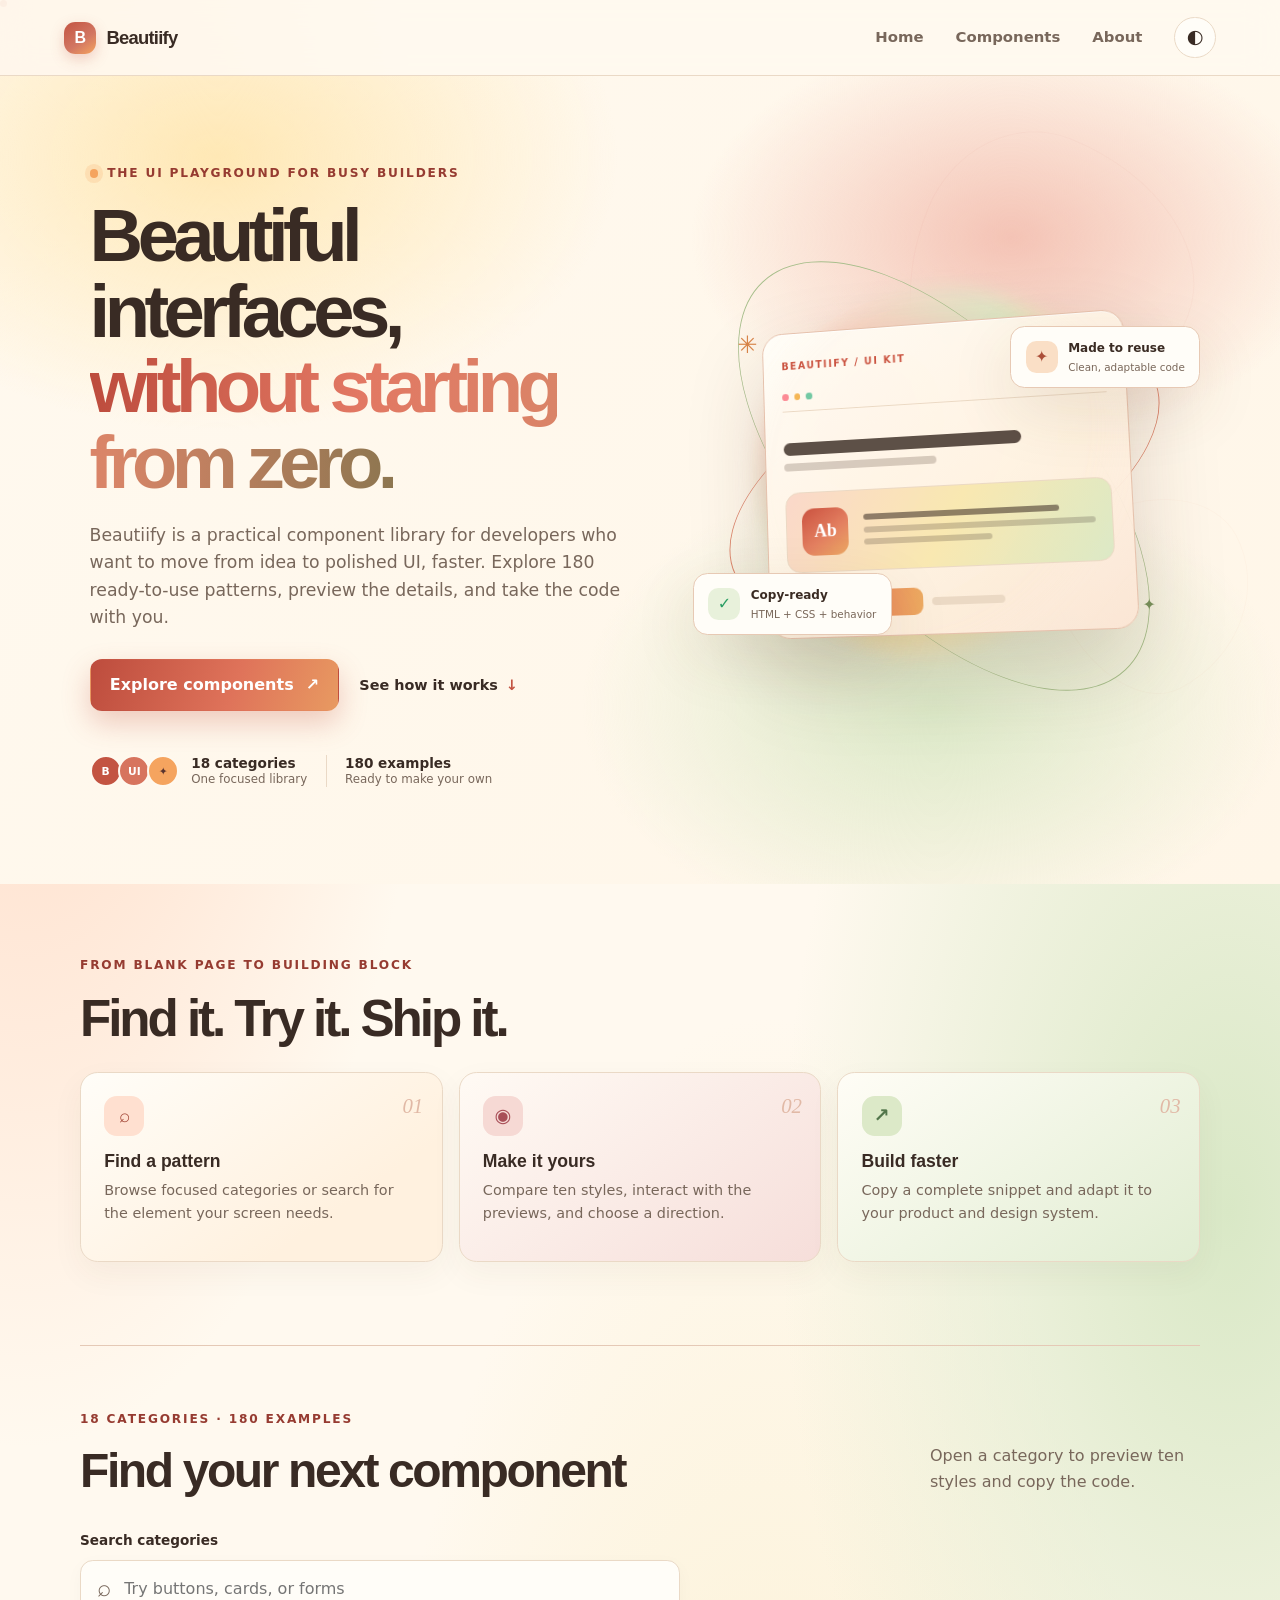
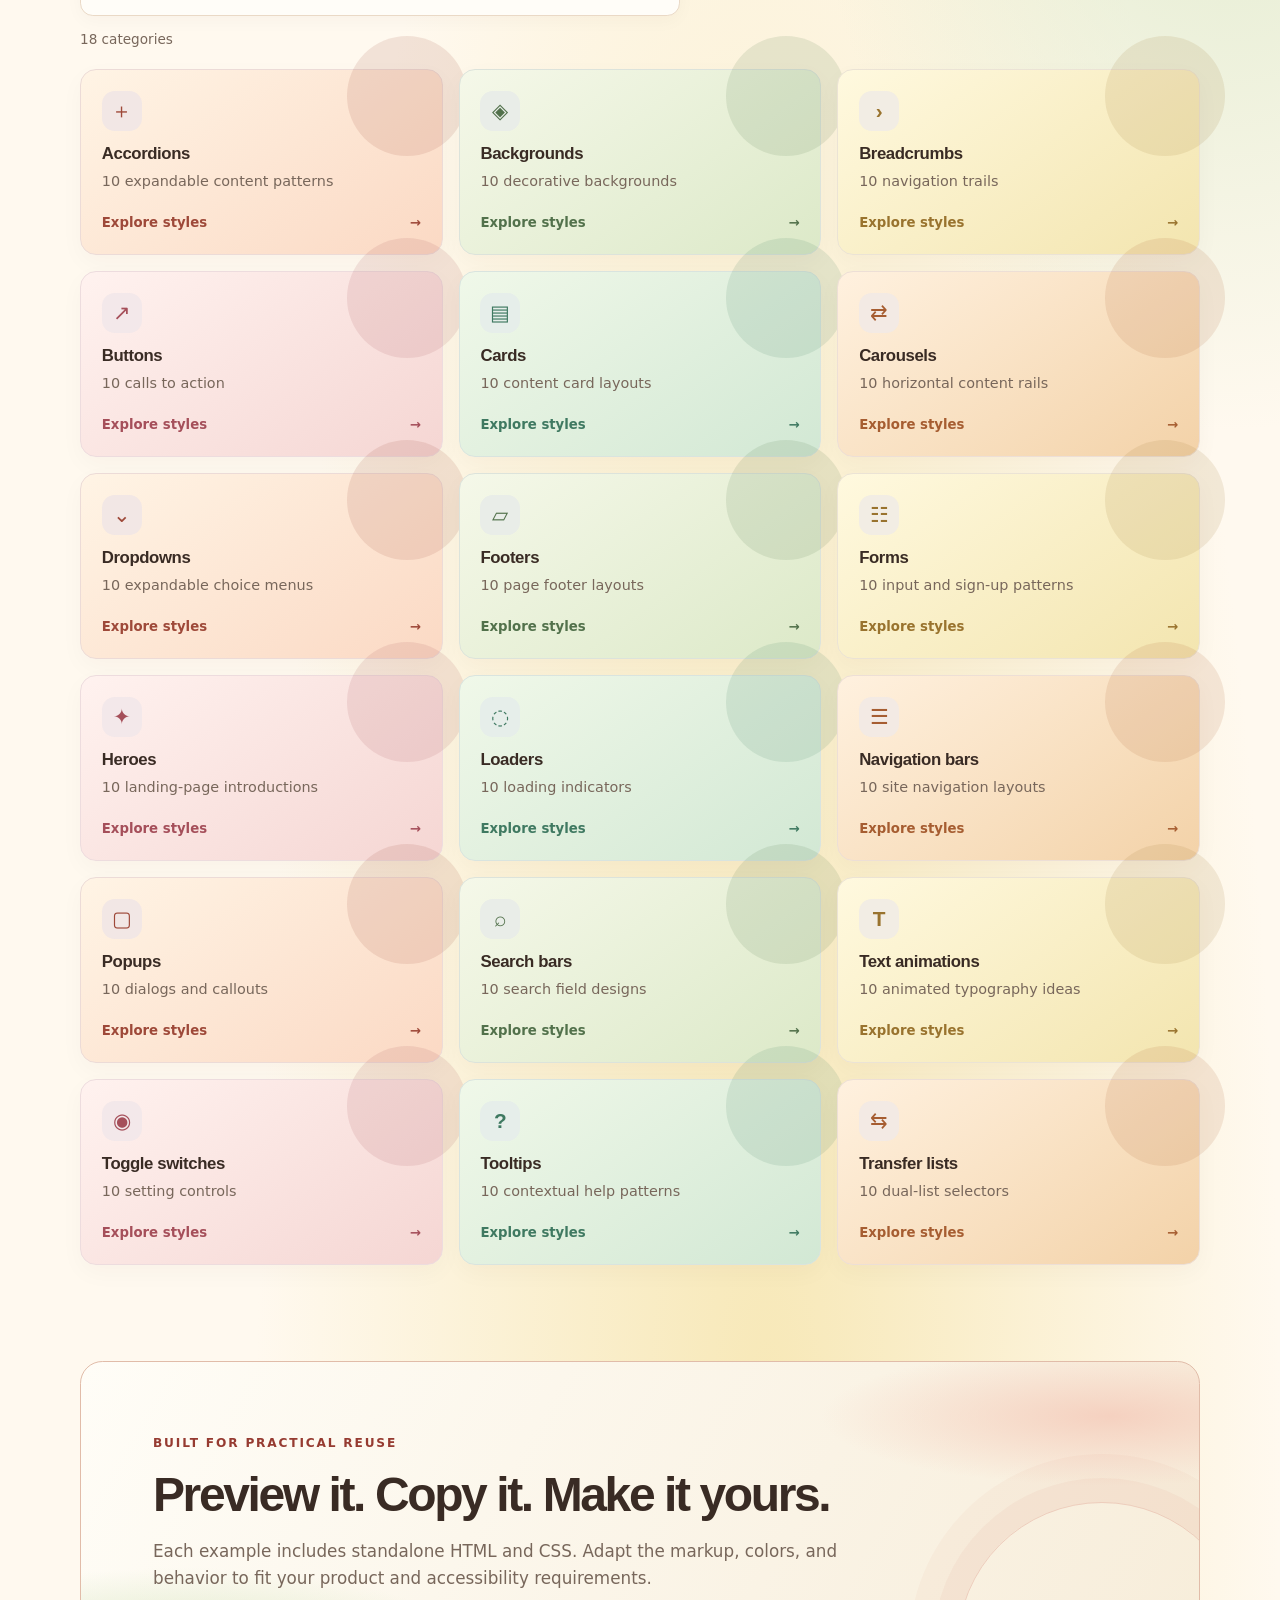
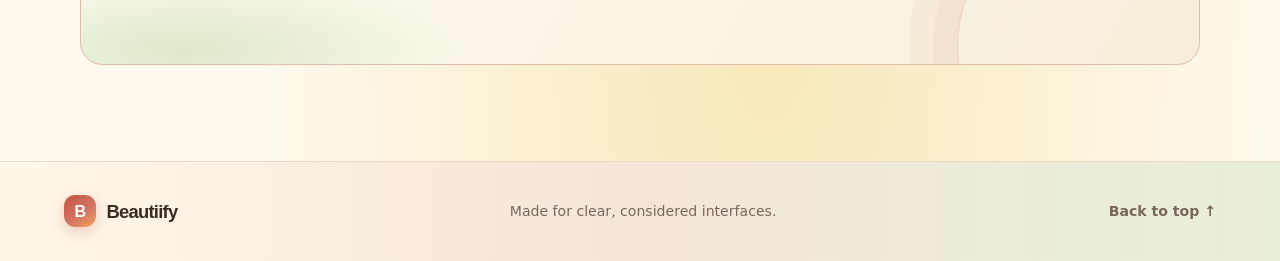
<file: index.html>
<!doctype html>
<html lang="en">
<head>
  <meta charset="utf-8"><meta name="viewport" content="width=device-width, initial-scale=1">
  <meta name="description" content="Explore 180 ready-to-use interface component examples across 18 categories.">
  <title>Beautiify — Ready-to-use UI components</title>
  <link rel="stylesheet" href="style.css"><link rel="stylesheet" href="creative.css"><script src="script.js" defer></script><script src="motion.js" defer></script>
</head>
<body>
  <a class="skip-link" href="#main">Skip to content</a>
  <div class="cursor-sheen" aria-hidden="true"></div><div class="cursor-follower" aria-hidden="true"><span></span></div>
  <div class="page-loader" id="page-loader" aria-hidden="true"><span class="loader-mark">B</span><span class="loader-word">Beautiify</span><span class="loader-track"><i></i></span><span class="loader-caption">Preparing your creative space</span></div>
  <header class="site-header"><a class="brand" href="index.html"><span class="brand-mark" aria-hidden="true">B</span>Beautiify</a>
    <button class="menu-toggle" type="button" aria-expanded="false" aria-controls="primary-nav" aria-label="Open navigation"><span></span><span></span><span></span></button>
    <nav class="primary-nav" id="primary-nav" aria-label="Main navigation"><a href="#home">Home</a><a href="#catalog">Components</a><a href="#about">About</a><button class="theme-toggle" type="button" aria-label="Switch to dark theme" id="theme-toggle">◐</button></nav>
  </header>
  <main id="main"><section class="hero" id="home"><div class="hero-copy-block"><p class="eyebrow"><span class="eyebrow-dot"></span>The UI playground for busy builders</p><h1>Beautiful interfaces,<br><span>without starting from zero.</span></h1><p class="hero-copy">Beautiify is a practical component library for developers who want to move from idea to polished UI, faster. Explore 180 ready-to-use patterns, preview the details, and take the code with you.</p><div class="hero-actions"><a class="button button-primary" href="#catalog">Explore components <span aria-hidden="true">↗</span></a><a class="hero-text-link" href="#how-it-works">See how it works <span aria-hidden="true">↓</span></a></div><div class="hero-proof"><div class="proof-avatars" aria-hidden="true"><span>B</span><span>UI</span><span>✦</span></div><p><strong>18 categories</strong><span>One focused library</span></p><i></i><p><strong>180 examples</strong><span>Ready to make your own</span></p></div></div><div class="hero-art" aria-label="Decorative composition of interface cards"><div class="art-glow"></div><div class="art-orbit art-orbit-one"></div><div class="art-orbit art-orbit-two"></div><div class="art-card art-card-main"><span class="art-kicker">BEAUTIIFY / UI KIT</span><div class="art-window"><span></span><span></span><span></span></div><div class="art-heading-lines"><i></i><i></i></div><div class="art-preview"><b>Ab</b><div><i></i><i></i><i></i></div></div><div class="art-button-line"><span></span><i></i></div></div><div class="art-float art-float-top"><span>✦</span><div><b>Made to reuse</b><small>Clean, adaptable code</small></div></div><div class="art-float art-float-bottom"><span class="float-check">✓</span><div><b>Copy-ready</b><small>HTML + CSS + behavior</small></div></div><span class="art-spark art-spark-one">✳</span><span class="art-spark art-spark-two">✦</span></div><div class="hero-orb hero-orb-one" aria-hidden="true"></div><div class="hero-orb hero-orb-two" aria-hidden="true"></div></section>
    <section class="how-it-works section-wrap" id="how-it-works"><div class="how-heading"><p class="eyebrow">From blank page to building block</p><h2>Find it. Try it. Ship it.</h2></div><div class="how-grid"><article class="how-card"><span class="how-number">01</span><span class="how-icon">⌕</span><h3>Find a pattern</h3><p>Browse focused categories or search for the element your screen needs.</p></article><article class="how-card"><span class="how-number">02</span><span class="how-icon">◉</span><h3>Make it yours</h3><p>Compare ten styles, interact with the previews, and choose a direction.</p></article><article class="how-card"><span class="how-number">03</span><span class="how-icon">↗</span><h3>Build faster</h3><p>Copy a complete snippet and adapt it to your product and design system.</p></article></div></section>
    <section class="catalog section-wrap" id="catalog"><div class="section-heading"><div><p class="eyebrow">18 categories · 180 examples</p><h2>Find your next component</h2></div><p class="section-note">Open a category to preview ten styles and copy the code.</p></div>
      <label class="search-label" for="component-search">Search categories</label><div class="search-wrap"><span aria-hidden="true">⌕</span><input id="component-search" type="search" placeholder="Try buttons, cards, or forms" autocomplete="off"><button id="clear-search" type="button" aria-label="Clear search" hidden>×</button></div><p id="result-count" class="result-count" aria-live="polite"></p>
      <ul class="component-grid" id="component-grid">
        <li data-name="accordions"><a class="component-card" href="components.html?category=accordions"><span class="card-icon">＋</span><h3>Accordions</h3><p>10 expandable content patterns</p><span class="card-link">Explore styles <span aria-hidden="true">→</span></span></a></li>
        <li data-name="backgrounds"><a class="component-card" href="components.html?category=backgrounds"><span class="card-icon">◈</span><h3>Backgrounds</h3><p>10 decorative backgrounds</p><span class="card-link">Explore styles <span aria-hidden="true">→</span></span></a></li>
        <li data-name="breadcrumbs"><a class="component-card" href="components.html?category=breadcrumbs"><span class="card-icon">›</span><h3>Breadcrumbs</h3><p>10 navigation trails</p><span class="card-link">Explore styles <span aria-hidden="true">→</span></span></a></li>
        <li data-name="buttons"><a class="component-card" href="components.html?category=buttons"><span class="card-icon">↗</span><h3>Buttons</h3><p>10 calls to action</p><span class="card-link">Explore styles <span aria-hidden="true">→</span></span></a></li>
        <li data-name="cards"><a class="component-card" href="components.html?category=cards"><span class="card-icon">▤</span><h3>Cards</h3><p>10 content card layouts</p><span class="card-link">Explore styles <span aria-hidden="true">→</span></span></a></li>
        <li data-name="carousels"><a class="component-card" href="components.html?category=carousels"><span class="card-icon">⇄</span><h3>Carousels</h3><p>10 horizontal content rails</p><span class="card-link">Explore styles <span aria-hidden="true">→</span></span></a></li>
        <li data-name="dropdowns"><a class="component-card" href="components.html?category=dropdowns"><span class="card-icon">⌄</span><h3>Dropdowns</h3><p>10 expandable choice menus</p><span class="card-link">Explore styles <span aria-hidden="true">→</span></span></a></li>
        <li data-name="footers"><a class="component-card" href="components.html?category=footers"><span class="card-icon">▱</span><h3>Footers</h3><p>10 page footer layouts</p><span class="card-link">Explore styles <span aria-hidden="true">→</span></span></a></li>
        <li data-name="forms"><a class="component-card" href="components.html?category=forms"><span class="card-icon">☷</span><h3>Forms</h3><p>10 input and sign-up patterns</p><span class="card-link">Explore styles <span aria-hidden="true">→</span></span></a></li>
        <li data-name="heroes"><a class="component-card" href="components.html?category=heroes"><span class="card-icon">✦</span><h3>Heroes</h3><p>10 landing-page introductions</p><span class="card-link">Explore styles <span aria-hidden="true">→</span></span></a></li>
        <li data-name="loaders"><a class="component-card" href="components.html?category=loaders"><span class="card-icon">◌</span><h3>Loaders</h3><p>10 loading indicators</p><span class="card-link">Explore styles <span aria-hidden="true">→</span></span></a></li>
        <li data-name="navigation bars"><a class="component-card" href="components.html?category=navigation-bars"><span class="card-icon">☰</span><h3>Navigation bars</h3><p>10 site navigation layouts</p><span class="card-link">Explore styles <span aria-hidden="true">→</span></span></a></li>
        <li data-name="popups"><a class="component-card" href="components.html?category=popups"><span class="card-icon">▢</span><h3>Popups</h3><p>10 dialogs and callouts</p><span class="card-link">Explore styles <span aria-hidden="true">→</span></span></a></li>
        <li data-name="search bars"><a class="component-card" href="components.html?category=search-bars"><span class="card-icon">⌕</span><h3>Search bars</h3><p>10 search field designs</p><span class="card-link">Explore styles <span aria-hidden="true">→</span></span></a></li>
        <li data-name="text animations"><a class="component-card" href="components.html?category=text-animations"><span class="card-icon">T</span><h3>Text animations</h3><p>10 animated typography ideas</p><span class="card-link">Explore styles <span aria-hidden="true">→</span></span></a></li>
        <li data-name="toggle switches"><a class="component-card" href="components.html?category=toggle-switches"><span class="card-icon">◉</span><h3>Toggle switches</h3><p>10 setting controls</p><span class="card-link">Explore styles <span aria-hidden="true">→</span></span></a></li>
        <li data-name="tooltips"><a class="component-card" href="components.html?category=tooltips"><span class="card-icon">?</span><h3>Tooltips</h3><p>10 contextual help patterns</p><span class="card-link">Explore styles <span aria-hidden="true">→</span></span></a></li>
        <li data-name="transfer lists"><a class="component-card" href="components.html?category=transfer-lists"><span class="card-icon">⇆</span><h3>Transfer lists</h3><p>10 dual-list selectors</p><span class="card-link">Explore styles <span aria-hidden="true">→</span></span></a></li>
      </ul><div class="empty-state" id="empty-state" hidden><span aria-hidden="true">⌕</span><h3>No categories found</h3><p>Try a different search term.</p></div>
    </section>
    <section class="about section-wrap" id="about"><p class="eyebrow">Built for practical reuse</p><h2>Preview it. Copy it. Make it yours.</h2><p>Each example includes standalone HTML and CSS. Adapt the markup, colors, and behavior to fit your product and accessibility requirements.</p></section>
  </main><footer class="site-footer"><a class="brand" href="#home"><span class="brand-mark">B</span>Beautiify</a><p>Made for clear, considered interfaces.</p><a class="back-top" href="#home">Back to top ↑</a></footer>
</body></html>
</file>
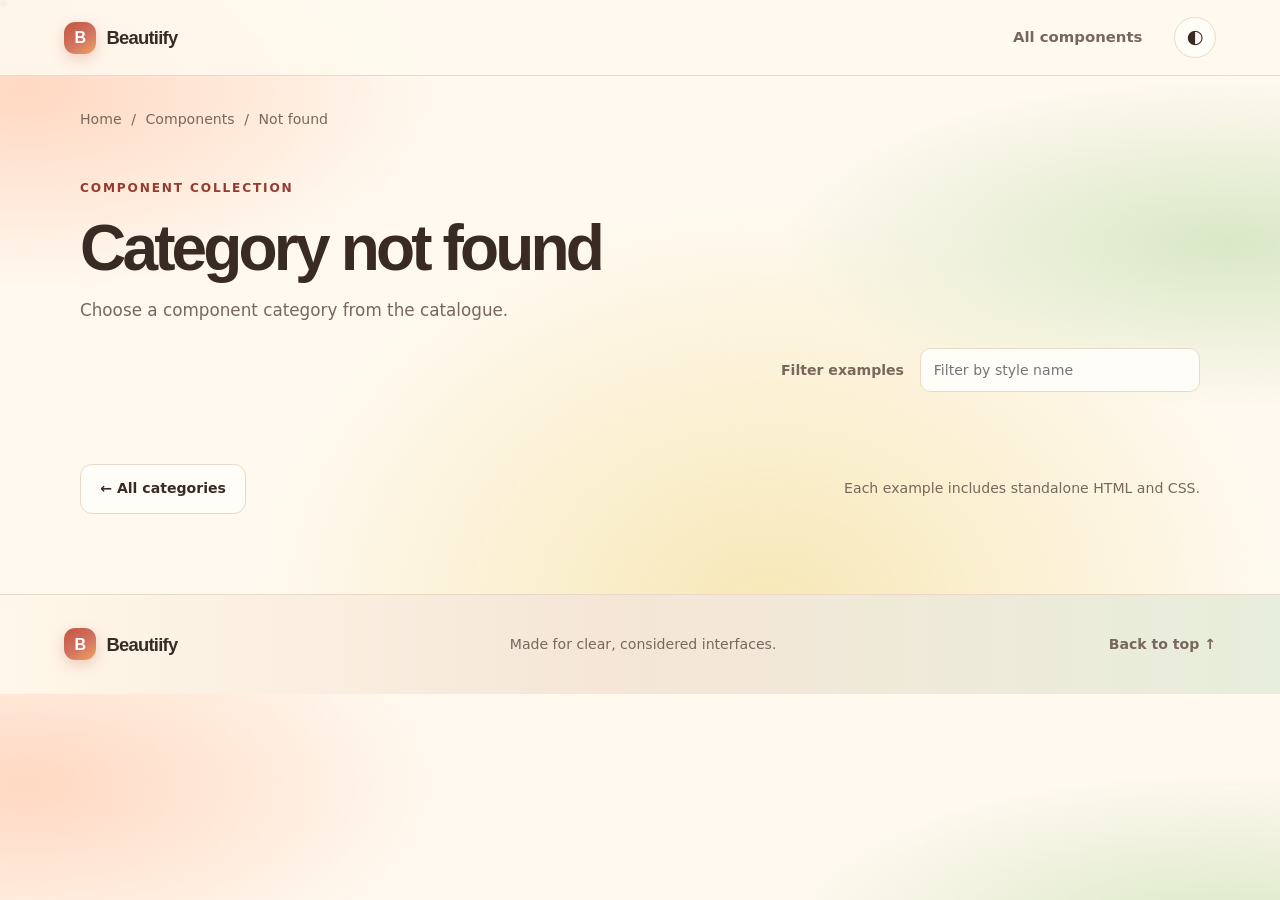
<file: components.html>
<!doctype html>
<html lang="en">
<head>
  <meta charset="utf-8"><meta name="viewport" content="width=device-width, initial-scale=1">
  <meta name="description" content="Browse and copy ready-to-use UI component examples.">
  <title>Component styles — Beautiify</title>
  <link rel="stylesheet" href="style.css"><link rel="stylesheet" href="components.css"><link rel="stylesheet" href="creative.css">
  <script src="components.js" defer></script><script src="motion.js" defer></script>
</head>
<body>
  <a class="skip-link" href="#main">Skip to content</a>
  <div class="cursor-sheen" aria-hidden="true"></div><div class="cursor-follower" aria-hidden="true"><span></span></div>
  <div class="page-loader" id="page-loader" aria-hidden="true"><span class="loader-mark">B</span><span class="loader-word">Beautiify</span><span class="loader-track"><i></i></span><span class="loader-caption">Preparing your creative space</span></div>
  <header class="site-header"><a class="brand" href="index.html"><span class="brand-mark" aria-hidden="true">B</span>Beautiify</a><nav class="primary-nav" aria-label="Main navigation"><a href="index.html#catalog">All components</a><button class="theme-toggle" type="button" aria-label="Switch to dark theme" id="theme-toggle">◐</button></nav></header>
  <main id="main" class="component-page section-wrap">
    <nav class="breadcrumbs" aria-label="Breadcrumb"><a href="index.html">Home</a><span aria-hidden="true">/</span><a href="index.html#catalog">Components</a><span aria-hidden="true">/</span><span id="breadcrumb-current">Loading</span></nav>
    <header class="category-header"><p class="eyebrow">Component collection</p><h1 id="category-title">Loading components…</h1><p id="category-description"></p><div class="category-meta"><span id="example-count"></span><label for="example-search">Filter examples</label><input id="example-search" type="search" placeholder="Filter by style name" autocomplete="off"></div></header>
    <div class="example-grid" id="example-grid"></div>
    <div class="empty-state" id="empty-state" hidden><h2>No examples match that search</h2><p>Clear the filter or try another term.</p></div>
    <div class="category-bottom"><a class="button button-secondary" href="index.html#catalog">← All categories</a><span>Each example includes standalone HTML and CSS.</span></div>
  </main>
  <footer class="site-footer"><a class="brand" href="index.html"><span class="brand-mark" aria-hidden="true">B</span>Beautiify</a><p>Made for clear, considered interfaces.</p><a class="back-top" href="#main">Back to top ↑</a></footer>
</body>
</html>
</file>
<file: style.css>
:root {
  color-scheme: light;
  --page: #fff8ef;
  --surface: #fff;
  --surface-soft: #f6ead7;
  --text: #3b2b25;
  --muted: #79685d;
  --line: #ead8c8;
  --accent: #c45b46;
  --accent-strong: #9d3f35;
  --accent-soft: #f8ded0;
  --shadow: 0 18px 54px rgb(75 45 30 / 8%);
  font-family: "DM Sans", system-ui, -apple-system, BlinkMacSystemFont, "Segoe UI", sans-serif;
  font-synthesis: none;
  text-rendering: optimizeLegibility;
  scroll-behavior: smooth;
  scroll-padding-top: 6rem;
}

:root[data-theme="dark"] {
  color-scheme: dark;
  --page: #211a16;
  --surface: #2d2520;
  --surface-soft: #3a2b23;
  --text: #fff4e9;
  --muted: #cbb6a5;
  --line: #493a32;
  --accent: #efa084;
  --accent-strong: #ffc1a7;
  --accent-soft: #4c3029;
  --shadow: 0 18px 54px rgb(0 0 0 / 20%);
}

* { box-sizing: border-box; }
body { min-width: 320px; margin: 0; background: var(--page); color: var(--text); font-size: 1rem; line-height: 1.6; transition: background-color .2s, color .2s; }
a { color: inherit; text-decoration: none; }
button, input { font: inherit; }
button:focus-visible, a:focus-visible, input:focus-visible { outline: 3px solid var(--accent); outline-offset: 3px; }
.skip-link { position: fixed; z-index: 20; top: .75rem; left: .75rem; padding: .7rem 1rem; transform: translateY(-160%); border-radius: .5rem; background: var(--surface); color: var(--text); }
.skip-link:focus { transform: none; }
.site-header { position: sticky; z-index: 10; top: 0; display: flex; min-height: 76px; align-items: center; justify-content: space-between; padding: .75rem max(5vw, 1.25rem); border-bottom: 1px solid var(--line); background: color-mix(in srgb, var(--page) 88%, transparent); backdrop-filter: blur(16px); }
.brand { display: inline-flex; align-items: center; gap: .65rem; font-family: Manrope, sans-serif; font-size: 1.15rem; font-weight: 800; letter-spacing: -.04em; }
.brand-mark { display: grid; width: 2rem; height: 2rem; place-items: center; border-radius: .7rem; background: var(--accent); color: white; font-size: 1rem; }
.primary-nav { display: flex; align-items: center; gap: 2rem; color: var(--muted); font-size: .93rem; font-weight: 600; }
.primary-nav a:hover, .back-top:hover { color: var(--accent-strong); }
.theme-toggle, .menu-toggle { display: grid; width: 2.6rem; height: 2.6rem; place-items: center; border: 1px solid var(--line); border-radius: 50%; background: var(--surface); color: var(--text); cursor: pointer; }
.theme-toggle { font-size: 1.2rem; }
.menu-toggle { display: none; }
.hero { position: relative; display: flex; min-height: 535px; flex-direction: column; align-items: flex-start; justify-content: center; overflow: hidden; padding: 6rem max(10vw, 1.5rem) 7rem; isolation: isolate; }
.hero::before { position: absolute; z-index: -2; inset: 0; background: radial-gradient(ellipse at 76% 44%, color-mix(in srgb, var(--accent-soft) 95%, transparent), transparent 45%), linear-gradient(130deg, var(--page) 35%, var(--surface-soft)); content: ""; }
.eyebrow { margin: 0 0 .9rem; color: var(--accent-strong); font-size: .76rem; font-weight: 700; letter-spacing: .15em; text-transform: uppercase; }
h1, h2, h3, p { margin-top: 0; }
h1, h2, h3 { font-family: Manrope, sans-serif; line-height: 1.13; }
.hero h1 { max-width: 780px; margin-bottom: 1.2rem; font-size: clamp(2.8rem, 6vw, 5.3rem); font-weight: 800; letter-spacing: -.065em; }
.hero h1 span { color: var(--accent); }
.hero-copy { max-width: 570px; margin-bottom: 1.8rem; color: var(--muted); font-size: 1.1rem; }
.button { display: inline-flex; min-height: 3.15rem; align-items: center; justify-content: center; gap: .75rem; padding: .75rem 1.2rem; border: 1px solid transparent; border-radius: .75rem; font-weight: 700; transition: transform .18s, background-color .18s; }
.button:hover { transform: translateY(-2px); }
.button-primary { background: var(--accent); color: #fff; box-shadow: 0 9px 24px color-mix(in srgb, var(--accent) 24%, transparent); }
.button-primary:hover { background: var(--accent-strong); }
.hero-orb { position: absolute; z-index: -1; width: clamp(8rem, 22vw, 20rem); aspect-ratio: 1; border: 1px solid color-mix(in srgb, var(--accent) 18%, transparent); border-radius: 38% 62% 63% 37% / 42% 43% 57% 58%; }
.hero-orb-one { top: 16%; right: 13%; transform: rotate(22deg); }
.hero-orb-two { top: 30%; right: 20%; width: clamp(6rem, 15vw, 13rem); transform: rotate(-28deg); }
.section-wrap { width: min(1120px, calc(100% - 3rem)); margin-inline: auto; }
.catalog { padding-block: 5.5rem 6rem; }
.section-heading { display: flex; align-items: end; justify-content: space-between; gap: 2rem; margin-bottom: 2rem; }
.section-heading h2, .about h2 { margin-bottom: 0; font-size: clamp(2rem, 4vw, 3rem); letter-spacing: -.05em; }
.section-note { max-width: 270px; margin: 0 0 .25rem; color: var(--muted); }
.search-label { display: block; margin-bottom: .5rem; font-size: .85rem; font-weight: 700; }
.search-wrap { display: flex; max-width: 600px; height: 3.5rem; align-items: center; gap: .7rem; padding-inline: 1rem; border: 1px solid var(--line); border-radius: .8rem; background: var(--surface); color: var(--muted); box-shadow: 0 5px 18px rgb(75 45 30 / 3%); }
.search-wrap > span { font-size: 1.5rem; }
.search-wrap input { width: 100%; height: 100%; border: 0; outline: 0; background: transparent; color: var(--text); }
.search-wrap input:focus-visible { outline: 0; }
.search-wrap:focus-within { outline: 3px solid var(--accent); outline-offset: 2px; }
.search-wrap button { width: 2rem; height: 2rem; border: 0; border-radius: 50%; background: var(--surface-soft); color: var(--text); cursor: pointer; font-size: 1.2rem; }
[hidden] { display: none !important; }
.result-count { min-height: 1.4rem; margin: .8rem 0 1.1rem; color: var(--muted); font-size: .85rem; }
.component-grid { display: grid; grid-template-columns: repeat(3, minmax(0, 1fr)); gap: 1rem; margin: 0; padding: 0; list-style: none; }
.component-card { min-height: 176px; padding: 1.3rem; border: 1px solid var(--line); border-radius: 1rem; background: var(--surface); box-shadow: 0 8px 25px rgb(75 45 30 / 3%); transition: transform .18s, border-color .18s, box-shadow .18s; }
.component-card:hover { transform: translateY(-3px); border-color: color-mix(in srgb, var(--accent) 55%, var(--line)); box-shadow: var(--shadow); }
.card-icon { display: grid; width: 2.5rem; height: 2.5rem; margin-bottom: .9rem; place-items: center; border-radius: .8rem; background: var(--accent-soft); color: var(--accent-strong); font-family: Manrope, sans-serif; font-size: 1.3rem; font-weight: 800; }
.component-card h3 { margin-bottom: .35rem; font-size: 1.05rem; letter-spacing: -.025em; }
.component-card p { margin-bottom: 0; color: var(--muted); font-size: .9rem; }
.empty-state { padding: 3rem 1rem; text-align: center; }
.empty-state > span { display: inline-grid; width: 3rem; height: 3rem; margin-bottom: .8rem; place-items: center; border-radius: 50%; background: var(--accent-soft); color: var(--accent-strong); font-size: 1.8rem; }
.empty-state h3 { margin-bottom: .4rem; }
.empty-state p { margin: 0; color: var(--muted); }
.about { margin-bottom: 6rem; padding: clamp(2rem, 6vw, 4.5rem); border: 1px solid var(--line); border-radius: 1.4rem; background: linear-gradient(120deg, var(--surface), var(--surface-soft)); }
.about h2 { max-width: 720px; margin-bottom: 1rem; }
.about > p:last-child { max-width: 690px; margin-bottom: 0; color: var(--muted); font-size: 1.05rem; }
.site-footer { display: flex; min-height: 100px; align-items: center; justify-content: space-between; gap: 1rem; padding: 1.4rem max(5vw, 1.25rem); border-top: 1px solid var(--line); color: var(--muted); font-size: .88rem; }
.site-footer p { margin: 0; }
.site-footer .brand { color: var(--text); }
.back-top { font-weight: 700; }
.component-grid > li { min-width: 0; }
.component-card { display: block; height: 100%; color: var(--text); }
.component-card h3 { color: var(--text); }
.component-card .card-link { display: flex; justify-content: space-between; gap: .5rem; margin-top: 1.2rem; color: var(--accent-strong); font-size: .83rem; font-weight: 700; }
.not-found-page { display: flex; min-height: 100vh; flex-direction: column; }
.not-found { display: grid; flex: 1; align-content: center; justify-items: center; padding: 4rem 1.5rem; text-align: center; }
.not-found h1 { margin-bottom: .8rem; font-size: clamp(2.5rem, 6vw, 4.5rem); letter-spacing: -.06em; }
.not-found > p:not(.eyebrow) { margin-bottom: 1.5rem; color: var(--muted); }

@media (max-width: 760px) {
  .site-header { min-height: 68px; }
  .menu-toggle { display: flex; flex-direction: column; justify-content: center; gap: 4px; }
  .menu-toggle span { width: 17px; height: 2px; border-radius: 2px; background: currentColor; }
  .primary-nav { position: absolute; top: calc(100% + 1px); right: 0; left: 0; display: none; align-items: stretch; gap: 0; padding: .5rem 1.25rem 1rem; border-bottom: 1px solid var(--line); background: var(--page); }
  .primary-nav.is-open { display: flex; flex-direction: column; }
  .primary-nav a { padding: .8rem 0; }
  .theme-toggle { align-self: flex-start; margin-top: .4rem; }
  .hero { min-height: 490px; padding-block: 5rem; }
  .hero-orb-one { right: -2rem; opacity: .55; }
  .hero-orb-two { right: 10%; opacity: .55; }
  .section-heading { align-items: flex-start; flex-direction: column; gap: .75rem; }
  .section-note { margin: 0; }
  .component-grid { grid-template-columns: repeat(2, minmax(0, 1fr)); }
}

@media (max-width: 480px) {
  .section-wrap { width: min(100% - 2rem, 1120px); }
  .hero { min-height: 440px; }
  .hero-copy { font-size: 1rem; }
  .component-grid { grid-template-columns: 1fr; }
  .component-card { min-height: 150px; }
  .catalog { padding-block: 4rem; }
  .site-footer { align-items: flex-start; flex-direction: column; }
}

@media (prefers-reduced-motion: reduce) {
  *, *::before, *::after { scroll-behavior: auto !important; transition-duration: .01ms !important; animation-duration: .01ms !important; animation-iteration-count: 1 !important; }
}
</file>
<file: creative.css>
:root {
  --page: #fff8ef;
  --surface: #fffdf8;
  --surface-soft: #f4e8d7;
  --text: #3b2b25;
  --muted: #79685d;
  --line: #ead8c8;
  --accent: #c45b46;
  --accent-strong: #9d3f35;
  --accent-soft: #f8ded0;
  --warm: #ffac73;
  --shadow: 0 22px 65px rgb(94 57 37 / 12%);
}
:root[data-theme="dark"] {
  --page: #1d1714;
  --surface: #2a211d;
  --surface-soft: #3a2b23;
  --text: #fff4e9;
  --muted: #cbb6a5;
  --line: #4b392f;
  --accent: #efa084;
  --accent-strong: #ffc1a7;
  --accent-soft: #4c3029;
  --warm: #ffad7a;
  --shadow: 0 22px 65px rgb(0 0 0 / 28%);
}
body { background: radial-gradient(ellipse at 8% -5%, color-mix(in srgb,var(--accent-soft) 78%,transparent),transparent 34rem),var(--page); }
.site-header { background: color-mix(in srgb,var(--page) 85%,transparent); }
.brand-mark { background: linear-gradient(145deg,var(--accent),#d27662 58%,var(--warm)); box-shadow: 0 5px 14px color-mix(in srgb,var(--accent) 25%,transparent); }
.hero { display:grid; grid-template-columns:minmax(0,1.05fr) minmax(360px,.95fr); gap:clamp(2rem,5vw,5rem); min-height:680px; align-items:center; padding:5.5rem max(7vw,1.5rem) 6rem; }
.hero::before { background:radial-gradient(ellipse at 80% 48%,color-mix(in srgb,var(--warm) 26%,transparent),transparent 27rem),radial-gradient(ellipse at 48% 4%,color-mix(in srgb,var(--accent-soft) 85%,transparent),transparent 34rem),linear-gradient(135deg,var(--page),color-mix(in srgb,var(--surface) 45%,var(--page))); }
.hero-copy-block { position:relative; z-index:2; max-width:690px; }
.eyebrow { display:flex; align-items:center; gap:.55rem; color:var(--accent-strong); }
.eyebrow-dot { width:.55rem; height:.55rem; border-radius:50%; background:var(--warm); box-shadow:0 0 0 5px color-mix(in srgb,var(--warm) 20%,transparent); }
.hero h1 { max-width:760px; margin:0 0 1.3rem; color:var(--text); font-size:clamp(3rem,5.8vw,5.6rem); font-weight:800; line-height:1.02; letter-spacing:-.075em; }
.hero h1 span { color:var(--accent); background:linear-gradient(90deg,var(--accent),#d76a56 58%,#d7745e); background-clip:text; -webkit-text-fill-color:transparent; }
.hero-copy { width:auto; max-width:590px; margin:0 0 1.7rem; padding:0; color:var(--muted); font-size:1.08rem; text-align:left; text-shadow:none; }
.hero-actions { display:flex; flex-wrap:wrap; align-items:center; gap:1.25rem; }
.button-primary { background:linear-gradient(110deg,var(--accent),#c85d4a); box-shadow:0 12px 28px color-mix(in srgb,var(--accent) 28%,transparent); }
.button-primary:hover { background:linear-gradient(110deg,var(--accent-strong),var(--accent)); }
.hero-text-link { display:inline-flex; align-items:center; gap:.5rem; color:var(--text); font-size:.9rem; font-weight:700; }
.hero-text-link span { color:var(--accent); transition:transform .2s; }
.hero-text-link:hover span { transform:translateY(3px); }
.hero-proof { display:flex; align-items:center; gap:.75rem; margin-top:2.7rem; }
.hero-proof p { display:grid; margin:0; line-height:1.35; }
.hero-proof strong { color:var(--text); font-size:.85rem; }
.hero-proof p span { color:var(--muted); font-size:.74rem; }
.hero-proof > i { width:1px; height:2rem; margin:0 .4rem; background:var(--line); }
.proof-avatars { display:flex; padding-left:.2rem; }
.proof-avatars span { display:grid; width:2rem; height:2rem; margin-left:-.2rem; place-items:center; border:2px solid var(--page); border-radius:50%; background:var(--accent); color:white; font-size:.67rem; font-weight:800; }
.proof-avatars span:nth-child(2) { background:#d7745e; }.proof-avatars span:nth-child(3) { background:var(--warm); color:#59332e; }
.hero-art { position:relative; z-index:1; display:grid; min-height:430px; place-items:center; perspective:1100px; }
.art-glow { position:absolute; width:75%; aspect-ratio:1; border-radius:50%; background:radial-gradient(circle,color-mix(in srgb,var(--warm) 38%,transparent),color-mix(in srgb,var(--accent-soft) 48%,transparent) 48%,transparent 70%); filter:blur(10px); animation:glow-breathe 6s ease-in-out infinite alternate; }
.art-orbit { position:absolute; width:94%; aspect-ratio:1; border:1px solid color-mix(in srgb,var(--accent) 18%,transparent); border-radius:50%; transform:rotate(-25deg) scaleY(.48); }
.art-orbit-two { width:108%; transform:rotate(47deg) scaleY(.5); border-color:color-mix(in srgb,var(--warm) 33%,transparent); }
.art-card-main { position:relative; z-index:2; width:min(78%,370px); min-height:300px; padding:1.2rem; transform:rotateY(-9deg) rotateX(4deg) rotateZ(-3deg); border:1px solid color-mix(in srgb,var(--accent) 18%,var(--line)); border-radius:1.35rem; background:color-mix(in srgb,var(--surface) 86%,transparent); box-shadow:0 35px 85px rgb(75 45 30 / 18%),inset 0 1px #ffffffaa; backdrop-filter:blur(18px); animation:card-float 6s ease-in-out infinite; }
.art-kicker { color:var(--accent); font-size:.62rem; font-weight:800; letter-spacing:.16em; }
.art-window { display:flex; gap:.35rem; margin:1.1rem 0 2rem; padding-bottom:.7rem; border-bottom:1px solid var(--line); }
.art-window span { width:.42rem; height:.42rem; border-radius:50%; background:#f58c95; }.art-window span:nth-child(2){background:#f1b65d}.art-window span:nth-child(3){background:#78c7a4}
.art-heading-lines { display:grid; gap:.5rem; margin-bottom:1.35rem; }.art-heading-lines i { width:74%; height:13px; border-radius:8px; background:var(--text); opacity:.82; }.art-heading-lines i+ i { width:48%; height:8px; background:var(--muted); opacity:.3; }
.art-preview { display:flex; align-items:center; gap:1rem; padding:1rem; border:1px solid var(--line); border-radius:.9rem; background:linear-gradient(125deg,var(--accent-soft),color-mix(in srgb,var(--warm) 18%,var(--surface))); }
.art-preview b { display:grid; width:3rem; height:3rem; place-items:center; border-radius:.8rem; background:linear-gradient(145deg,var(--accent),#d66d59); color:white; font-family:Georgia,serif; font-size:1.15rem; }
.art-preview div { flex:1; display:grid; gap:.4rem; }.art-preview i { height:6px; border-radius:5px; background:var(--text); opacity:.22; }.art-preview i:first-child{width:85%;opacity:.55}.art-preview i:last-child{width:56%}
.art-button-line { display:flex; align-items:center; gap:.6rem; margin-top:1.2rem; }.art-button-line span { width:42%; height:27px; border-radius:9px; background:linear-gradient(90deg,var(--accent),#d76a56); }.art-button-line i { width:22%; height:8px; border-radius:8px; background:var(--line); }
.art-float { position:absolute; z-index:3; display:flex; align-items:center; gap:.65rem; padding:.75rem .9rem; border:1px solid color-mix(in srgb,var(--accent) 12%,var(--line)); border-radius:.9rem; background:var(--surface); box-shadow:var(--shadow); animation:float-y 4s ease-in-out infinite; }
.art-float > span:first-child { display:grid; width:2rem; height:2rem; place-items:center; border-radius:.65rem; background:var(--accent-soft); color:var(--accent); }
.art-float div { display:grid; gap:.05rem; }.art-float b { color:var(--text); font-size:.75rem; }.art-float small { color:var(--muted); font-size:.65rem; }
.art-float-top { top:15%; right:-2%; }.art-float-bottom { bottom:13%; left:-1%; animation-delay:-1.4s; }.float-check { background:#e8f1dc!important; color:#2f9b65!important; }
.art-spark { position:absolute; color:var(--warm); font-size:1.5rem; animation:spark-turn 8s linear infinite; }.art-spark-one { top:15%; left:8%; }.art-spark-two { right:7%; bottom:17%; color:var(--accent); font-size:1rem; }
.hero-orb-one { top:8%; right:7%; opacity:.18; }.hero-orb-two { top:52%; right:2%; opacity:.13; }
.how-it-works { padding-block:4.5rem 5.2rem; }
.how-heading { margin-bottom:1.5rem; }.how-heading h2 { margin:0; font-size:clamp(2rem,4vw,3.2rem); letter-spacing:-.06em; }
.how-grid { display:grid; grid-template-columns:repeat(3,minmax(0,1fr)); gap:1rem; }
.how-card { position:relative; min-height:190px; padding:1.45rem; overflow:hidden; border:1px solid var(--line); border-radius:1.1rem; background:linear-gradient(145deg,var(--surface),color-mix(in srgb,var(--surface-soft) 65%,var(--surface))); box-shadow:0 12px 32px rgb(80 55 35 / 5%); }
.how-number { position:absolute; top:1rem; right:1.15rem; color:color-mix(in srgb,var(--accent) 24%,var(--line)); font-family:Georgia,serif; font-size:1.3rem; font-style:italic; }
.how-icon { display:grid; width:2.5rem; height:2.5rem; margin-bottom:1rem; place-items:center; border-radius:.8rem; background:var(--accent-soft); color:var(--accent); font-size:1.2rem; font-weight:800; }
.how-card:nth-child(2) .how-icon { background:#fff0e5; color:#c06433; }.how-card:nth-child(3) .how-icon { background:#e8f1dc; color:#3a906b; }
.how-card h3 { margin-bottom:.45rem; font-size:1.1rem; }.how-card p { max-width:310px; margin:0; color:var(--muted); font-size:.9rem; }
.catalog { padding-top:4rem; border-top:1px solid color-mix(in srgb,var(--accent) 12%,var(--line)); }
.section-heading h2 { color:var(--text); }.component-card { border-color:color-mix(in srgb,var(--accent) 15%,var(--line)); background:linear-gradient(145deg,var(--surface),color-mix(in srgb,var(--surface-soft) 40%,var(--surface))); }
.component-card:hover { transform:translateY(-5px); border-color:color-mix(in srgb,var(--accent) 50%,var(--line)); box-shadow:0 22px 45px color-mix(in srgb,var(--accent) 14%,transparent); }
.component-card .card-icon { background:linear-gradient(145deg,var(--accent-soft),color-mix(in srgb,var(--warm) 20%,var(--accent-soft))); }
.component-card:nth-child(4n+2) .card-icon { background:#fff0e6; color:#bd6839; }.component-card:nth-child(4n+3) .card-icon { background:#e8f1dc; color:#368364; }.component-card:nth-child(4n) .card-icon { background:#fce4ef; color:#b53c76; }
.about { position:relative; overflow:hidden; border-color:color-mix(in srgb,var(--accent) 22%,var(--line)); background:radial-gradient(ellipse at 90% 20%,color-mix(in srgb,var(--warm) 24%,transparent),transparent 20rem),linear-gradient(120deg,var(--surface),var(--surface-soft)); }
.about::after { position:absolute; right:-3rem; bottom:-8rem; width:18rem; height:18rem; border:1px solid color-mix(in srgb,var(--accent) 22%,transparent); border-radius:50%; box-shadow:0 0 0 24px color-mix(in srgb,var(--accent) 5%,transparent),0 0 0 48px color-mix(in srgb,var(--accent) 4%,transparent); content:""; }
.site-footer { background:color-mix(in srgb,var(--surface) 70%,var(--page)); }
.component-page { position:relative; z-index:1; }.category-header { padding-top:3rem; }.example-card { box-shadow:0 12px 35px rgb(80 55 35 / 6%); }.example-card:hover { border-color:color-mix(in srgb,var(--accent) 32%,var(--line)); box-shadow:var(--shadow); }
.cursor-sheen,.cursor-follower { position:fixed; z-index:5; top:0; left:0; pointer-events:none; opacity:0; transition:opacity .25s; }
.site-footer, main { position:relative; z-index:1; }
.cursor-sheen { width:360px; height:360px; border-radius:50%; background:radial-gradient(circle,color-mix(in srgb,var(--warm) 20%,transparent),color-mix(in srgb,var(--accent-soft) 28%,transparent) 38%,transparent 72%); filter:blur(10px); }
.cursor-follower { display:grid; width:34px; height:34px; place-items:center; border:1px solid color-mix(in srgb,var(--accent) 72%,transparent); border-radius:50%; }
.cursor-follower span { width:5px; height:5px; border-radius:50%; background:var(--accent); }.cursor-follower.is-interactive { width:48px; height:48px; border-color:var(--warm); }.cursor-follower.is-interactive span { background:var(--warm); }
.cursor-sheen.is-visible,.cursor-follower.is-visible { opacity:1; }
.page-loader { position:fixed; z-index:10000; inset:0; display:flex; flex-direction:column; align-items:center; justify-content:center; gap:.75rem; visibility:hidden; opacity:0; background:radial-gradient(ellipse at 50% 30%,color-mix(in srgb,var(--accent-soft) 80%,transparent),transparent 35rem),var(--page); transition:opacity .32s ease,visibility .32s ease; }
.page-loader.is-active { visibility:visible; opacity:1; }
.loader-mark { display:grid; width:4rem; height:4rem; place-items:center; border-radius:1.25rem; background:linear-gradient(145deg,var(--accent),#d27662 58%,var(--warm)); color:white; font-family:Georgia,serif; font-size:2rem; font-weight:700; box-shadow:0 12px 32px color-mix(in srgb,var(--accent) 30%,transparent); animation:loader-mark-bob 1.2s ease-in-out infinite; }
.loader-word { color:var(--text); font-family:Manrope,system-ui,sans-serif; font-size:1.25rem; font-weight:800; letter-spacing:-.04em; }
.loader-track { width:120px; height:3px; overflow:hidden; border-radius:99px; background:var(--line); }.loader-track i { display:block; width:45%; height:100%; border-radius:inherit; background:linear-gradient(90deg,var(--accent),var(--warm)); animation:loader-progress 1.1s ease-in-out infinite; }
.loader-caption { color:var(--muted); font-size:.75rem; letter-spacing:.04em; }
.motion-reveal { transform:translateY(22px); opacity:0; transition:transform .65s cubic-bezier(.2,.75,.25,1) var(--reveal-delay,0ms),opacity .65s ease var(--reveal-delay,0ms); }
.motion-reveal.is-visible { transform:translateY(0); opacity:1; }
@keyframes card-float { 0%,100%{transform:rotateY(-9deg) rotateX(4deg) rotateZ(-3deg) translateY(0)} 50%{transform:rotateY(-7deg) rotateX(2deg) rotateZ(-2deg) translateY(-12px)} }
@keyframes float-y { 0%,100%{translate:0 0} 50%{translate:0 -7px} }
@keyframes glow-breathe { from{scale:.92;opacity:.7} to{scale:1.08;opacity:1} }
@keyframes spark-turn { to{rotate:360deg} }
@keyframes loader-mark-bob { 0%,100%{transform:translateY(0) rotate(-4deg)} 50%{transform:translateY(-7px) rotate(4deg)} }
@keyframes loader-progress { from{transform:translateX(-110%)} to{transform:translateX(245%)} }
@media (max-width:900px) { .hero { grid-template-columns:1fr 0.85fr; gap:1.25rem; padding-inline:5vw; }.hero-art { min-height:380px; }.art-card-main { width:84%; }.art-float-top { right:-2%; } }
@media (max-width:760px) { .hero { grid-template-columns:1fr; gap:1rem; padding:4.7rem max(6vw,1.25rem) 3rem; }.hero-copy-block { max-width:720px; }.hero-art { min-height:360px; }.art-card-main { width:min(70%,360px); }.art-float-top { right:8%; }.art-float-bottom { left:6%; }.how-it-works { padding-block:3.7rem; }.how-grid { grid-template-columns:1fr; }.how-card { min-height:160px; }.cursor-sheen,.cursor-follower { display:none; } }
@media (max-width:480px) { .hero { padding-top:3.5rem; }.hero h1 { font-size:clamp(2.8rem,13vw,4.1rem); }.hero-proof { flex-wrap:wrap; }.hero-proof > i { display:none; }.hero-art { min-height:310px; }.art-card-main { width:78%; min-height:260px; }.art-float { padding:.55rem; }.art-float small { display:none; }.art-spark-one { left:0; }.art-spark-two { right:0; } }
@media (prefers-reduced-motion:reduce) { .motion-reveal { transform:none; opacity:1; transition:none; }.art-glow,.art-card-main,.art-float,.art-spark,.loader-mark,.loader-track i { animation:none!important; }.cursor-sheen,.cursor-follower { display:none!important; }.page-loader { transition:none; } }

:root {
  --page: #fff9ef;
  --surface: #fffdf8;
  --surface-soft: #f8edda;
  --text: #392b24;
  --muted: #78675b;
  --line: #ead9c6;
  --accent: #c35442;
  --accent-strong: #963b31;
  --accent-soft: #ffe0d0;
  --warm: #f5a45f;
}
:root[data-theme="dark"] {
  --page: #211a16;
  --surface: #2d2520;
  --surface-soft: #3b2d24;
  --text: #fff5e9;
  --muted: #cdb8a4;
  --line: #594337;
  --accent: #f09a7d;
  --accent-strong: #ffc0a1;
  --accent-soft: #50352c;
  --warm: #f4bb72;
}
body {
  background:
    radial-gradient(ellipse at 2% 13%, #ffd8c2 0, transparent 26rem),
    radial-gradient(ellipse at 96% 35%, #d9e8c6 0, transparent 28rem),
    radial-gradient(ellipse at 60% 88%, #f7e8b7 0, transparent 32rem),
    var(--page);
}
.hero::before {
  background:
    radial-gradient(ellipse at 79% 20%, #f4c3b5 0, transparent 20rem),
    radial-gradient(ellipse at 73% 78%, #dce9c8 0, transparent 22rem),
    radial-gradient(ellipse at 17% 10%, #ffe8b5 0, transparent 25rem),
    linear-gradient(130deg, var(--page), #fff6e8);
}
.hero h1 span { background-image: linear-gradient(90deg, #bd4c3d 0%, #e27863 35%, #d98568 63%, #8d7650 100%); }
.button-primary { background: linear-gradient(110deg, #bd4c3d, #df735a 58%, #e89a61); }
.button-primary:hover { background: linear-gradient(110deg, #a83d34, #c85c47 58%, #d27d4e); }
.hero-art { filter: saturate(1.08); }
.art-glow { background: radial-gradient(circle at 30% 35%, #ffcba9 0, #f6d5c7 27%, #dce9c8 48%, #f7e8b7 61%, transparent 73%); }
.art-orbit-one { border-color: #d88972; }
.art-orbit-two { border-color: #a7bd8d; }
.art-card-main { background: linear-gradient(145deg, #fffdf8eF, #fff4e5eF 55%, #f9e4d5eF); }
.art-preview { background: linear-gradient(120deg, #f8d8cc, #f8e8b5 50%, #dce9c8); }
.art-preview b { background: linear-gradient(145deg, #c35442, #dd8064 55%, #e8aa69); }
.art-button-line span { background: linear-gradient(90deg, #c35442, #e27b61, #e9ac67); }
.art-float-top > span:first-child { background: #f8dfc8; color: #a6503c; }
.art-float-bottom > span:first-child { background: #dfeacc; color: #4f7651; }
.art-spark-one { color: #d4864e; }
.art-spark-two { color: #78915f; }
.how-card { background: linear-gradient(145deg, #fffdf8, #fff1df 72%); }
.how-card:nth-child(2) { background: linear-gradient(145deg, #fffaf4, #f6deda); }
.how-card:nth-child(3) { background: linear-gradient(145deg, #fffdf6, #e1edd2); }
.how-card:nth-child(1) .how-icon { background: #ffe0d0; color: #a44838; }
.how-card:nth-child(2) .how-icon { background: #f6d9d4; color: #a84e57; }
.how-card:nth-child(3) .how-icon { background: #dce9c8; color: #52764b; }
.component-grid > li:nth-child(6n + 1) .component-card { --tile-ink: #9e4939; background: linear-gradient(145deg, #fff4e5, #fbd9c4); }
.component-grid > li:nth-child(6n + 2) .component-card { --tile-ink: #52714b; background: linear-gradient(145deg, #f5f8e9, #dce9c8); }
.component-grid > li:nth-child(6n + 3) .component-card { --tile-ink: #99732e; background: linear-gradient(145deg, #fff9df, #f3e5af); }
.component-grid > li:nth-child(6n + 4) .component-card { --tile-ink: #a54f5a; background: linear-gradient(145deg, #fff2ef, #f5d6d3); }
.component-grid > li:nth-child(6n + 5) .component-card { --tile-ink: #3f7961; background: linear-gradient(145deg, #f0f8e9, #d2e8d4); }
.component-grid > li:nth-child(6n) .component-card { --tile-ink: #a65d31; background: linear-gradient(145deg, #fff1df, #f3d2a8); }
.component-grid > li .component-card { position: relative; isolation: isolate; border-color: color-mix(in srgb, var(--tile-ink) 20%, white); }
.component-grid > li .component-card::after { position: absolute; z-index: -1; top: -2.1rem; right: -1.6rem; width: 7.5rem; height: 7.5rem; border-radius: 50%; background: color-mix(in srgb, var(--tile-ink) 13%, transparent); content: ""; transition: transform .3s ease; }
.component-grid > li .component-card:hover::after { transform: scale(1.28); }
.component-grid > li .card-icon { background: color-mix(in srgb, var(--tile-ink) 13%, white); color: var(--tile-ink); }
.component-grid > li .component-card h3, .component-grid > li .component-card p { position: relative; }
.component-grid > li .component-card .card-link { color: var(--tile-ink); }
.component-grid > li .component-card:hover { border-color: color-mix(in srgb, var(--tile-ink) 45%, white); box-shadow: 0 20px 38px color-mix(in srgb, var(--tile-ink) 16%, transparent); }
.about { background: radial-gradient(ellipse at 92% 18%, #f5d1c0 0, transparent 18rem), radial-gradient(ellipse at 9% 95%, #dce9c8 0, transparent 18rem), linear-gradient(120deg, #fffdf7, #f7edda); }
.site-footer { background: linear-gradient(90deg, #fff7e9, #f5e6d7 48%, #e7eedb); }
.cursor-sheen { width: 7px; height: 7px; border-radius: 50%; background: #c35442; filter: none; opacity: .55; }
.cursor-follower { width: 22px; height: 22px; border: 1px solid color-mix(in srgb, var(--accent) 60%, transparent); background: transparent; }
.cursor-follower span { width: 3px; height: 3px; background: var(--accent); }
.cursor-follower.is-interactive { width: 30px; height: 30px; border-color: var(--warm); background: transparent; }
.cursor-follower.is-interactive span { background: var(--warm); }
@media (prefers-reduced-motion: reduce) { .component-grid > li .component-card::after { transition: none; } }
</file>
<file: components.css>
.component-page { padding-top: 2rem; padding-bottom: 5rem; }
.breadcrumbs { display: flex; flex-wrap: wrap; gap: .6rem; align-items: center; color: var(--muted); font-size: .88rem; }
.breadcrumbs a:hover { color: var(--accent-strong); }
.category-header { padding: 3.5rem 0 2.5rem; }
.category-header h1 { margin: 0 0 .8rem; font-size: clamp(2.5rem, 5vw, 4rem); letter-spacing: -.06em; }
.category-header > p:not(.eyebrow) { max-width: 680px; color: var(--muted); font-size: 1.05rem; }
.category-meta { display: flex; flex-wrap: wrap; align-items: center; gap: .75rem 1rem; margin-top: 1.5rem; color: var(--muted); font-size: .88rem; }
.category-meta > span { margin-right: auto; color: var(--accent-strong); font-weight: 700; }
.category-meta label { font-weight: 700; }
.category-meta input { width: min(100%, 280px); min-height: 2.7rem; padding: .55rem .8rem; border: 1px solid var(--line); border-radius: .65rem; background: var(--surface); color: var(--text); }
.example-grid { display: grid; grid-template-columns: repeat(2, minmax(0, 1fr)); gap: 1rem; }
.example-card { min-width: 0; overflow: hidden; border: 1px solid var(--line); border-radius: 1rem; background: var(--surface); box-shadow: 0 8px 25px rgb(75 45 30 / 3%); }
.example-card[hidden] { display: none; }
.example-card-heading { display: flex; align-items: center; justify-content: space-between; gap: .75rem; padding: .9rem 1rem; border-bottom: 1px solid var(--line); }
.example-card-heading > div { display: flex; min-width: 0; align-items: center; gap: .65rem; }
.example-index { display: grid; width: 1.8rem; height: 1.8rem; flex: none; place-items: center; border-radius: .55rem; background: var(--accent-soft); color: var(--accent-strong); font-size: .72rem; font-weight: 800; }
.example-card h2 { margin: 0; overflow: hidden; font-size: .98rem; text-overflow: ellipsis; white-space: nowrap; }
.copy-button { min-height: 2.2rem; flex: none; padding: .4rem .7rem; border: 1px solid var(--line); border-radius: .6rem; background: var(--surface); color: var(--accent-strong); cursor: pointer; font-size: .77rem; font-weight: 700; }
.copy-button:hover { background: var(--accent-soft); }
.preview-stage { display: grid; min-height: 170px; padding: 1rem; place-items: center; background: var(--page); }
.preview-stage > .sample-shell { width: 100%; }
.example-note { display: flex; gap: .7rem; align-items: flex-start; padding: .85rem 1rem; border-top: 1px solid var(--line); background: color-mix(in srgb, var(--accent-soft) 26%, var(--surface)); }
.example-note > span { display: grid; width: 1.55rem; height: 1.55rem; flex: none; place-items: center; border-radius: 50%; background: var(--accent-soft); color: var(--accent-strong); font-size: .8rem; font-weight: 800; }
.example-note p { display: grid; gap: .12rem; margin: 0; font-size: .78rem; line-height: 1.45; }
.example-note strong { color: var(--text); font-size: .78rem; }
.example-note p span { color: var(--muted); }
.code-details { border-top: 1px solid var(--line); }
.code-details summary { padding: .7rem 1rem; color: var(--muted); cursor: pointer; font-size: .83rem; font-weight: 600; }
.code-details pre { max-height: 260px; overflow: auto; margin: 0; padding: 1rem; background: #25231f; color: #fff5e8; font: .76rem/1.55 Consolas, "Courier New", monospace; tab-size: 2; }
.category-bottom { display: flex; align-items: center; justify-content: space-between; gap: 1rem; margin-top: 2rem; color: var(--muted); font-size: .88rem; }
.button-secondary { border-color: var(--line); background: var(--surface); color: var(--text); }
.button-secondary:hover { border-color: var(--accent); }
.component-page .empty-state { margin-top: 1.5rem; border: 1px solid var(--line); border-radius: 1rem; background: var(--surface); }
.sample-shell .eyebrow { color: var(--d-accent); font-size: .65rem; }
.sample-shell .visually-hidden { position: absolute; width: 1px; height: 1px; overflow: hidden; clip: rect(0,0,0,0); white-space: nowrap; }

@media (max-width: 760px) { .example-grid { grid-template-columns: 1fr; } .category-header { padding: 2.5rem 0 2rem; } }
@media (max-width: 480px) { .example-card-heading { align-items: flex-start; flex-direction: column; } .category-meta { align-items: stretch; } .category-meta > span { width: 100%; } .category-meta input { width: 100%; } .category-bottom { align-items: flex-start; flex-direction: column; } }

.example-card { --example-tint: #fff0e2; --example-stage: #fff8ef; --example-ink: #9e4939; }
.example-card:nth-child(10n + 2) { --example-tint: #edf4e2; --example-stage: #f6f8ee; --example-ink: #55714c; }
.example-card:nth-child(10n + 3) { --example-tint: #fff7d7; --example-stage: #fffbee; --example-ink: #96702e; }
.example-card:nth-child(10n + 4) { --example-tint: #ffebe7; --example-stage: #fff6f2; --example-ink: #a54f5a; }
.example-card:nth-child(10n + 5) { --example-tint: #e5f1e3; --example-stage: #f3f8ee; --example-ink: #3f7961; }
.example-card:nth-child(10n + 6) { --example-tint: #ffebd5; --example-stage: #fff6e9; --example-ink: #a65d31; }
.example-card:nth-child(10n + 7) { --example-tint: #f7e3df; --example-stage: #fff5f1; --example-ink: #a74d57; }
.example-card:nth-child(10n + 8) { --example-tint: #eaf1dc; --example-stage: #f4f7eb; --example-ink: #52764b; }
.example-card:nth-child(10n + 9) { --example-tint: #f8f0d4; --example-stage: #fffae9; --example-ink: #8b6d30; }
.example-card:nth-child(10n) { --example-tint: #f6e3d1; --example-stage: #fff5e9; --example-ink: #a35436; }
.example-card-heading { background: var(--example-tint); }
.example-card-heading h2 { color: var(--example-ink); }
.example-index { background: color-mix(in srgb, var(--example-ink) 13%, white); color: var(--example-ink); }
.preview-stage { background: var(--example-stage); }
.example-note { background: color-mix(in srgb, var(--example-tint) 74%, var(--surface)); }
.example-note > span { background: color-mix(in srgb, var(--example-ink) 14%, white); color: var(--example-ink); }
</file>
